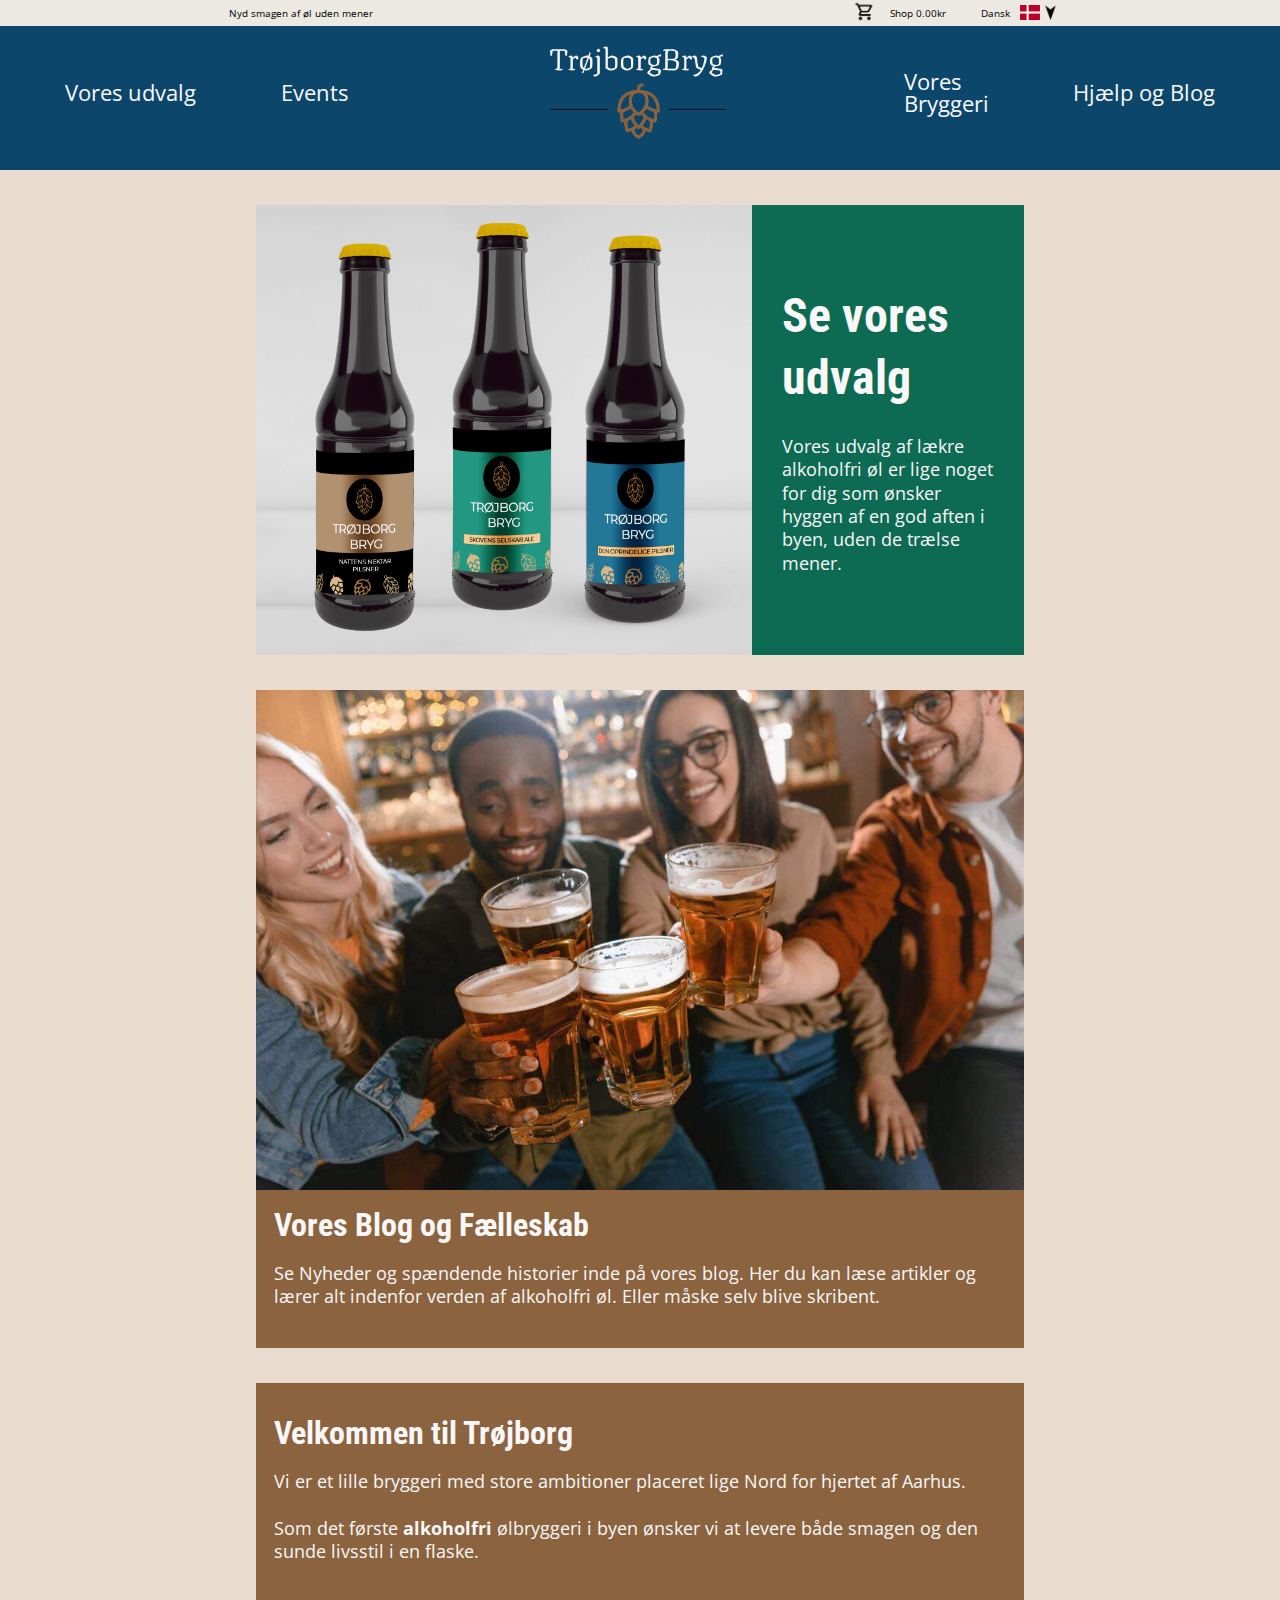
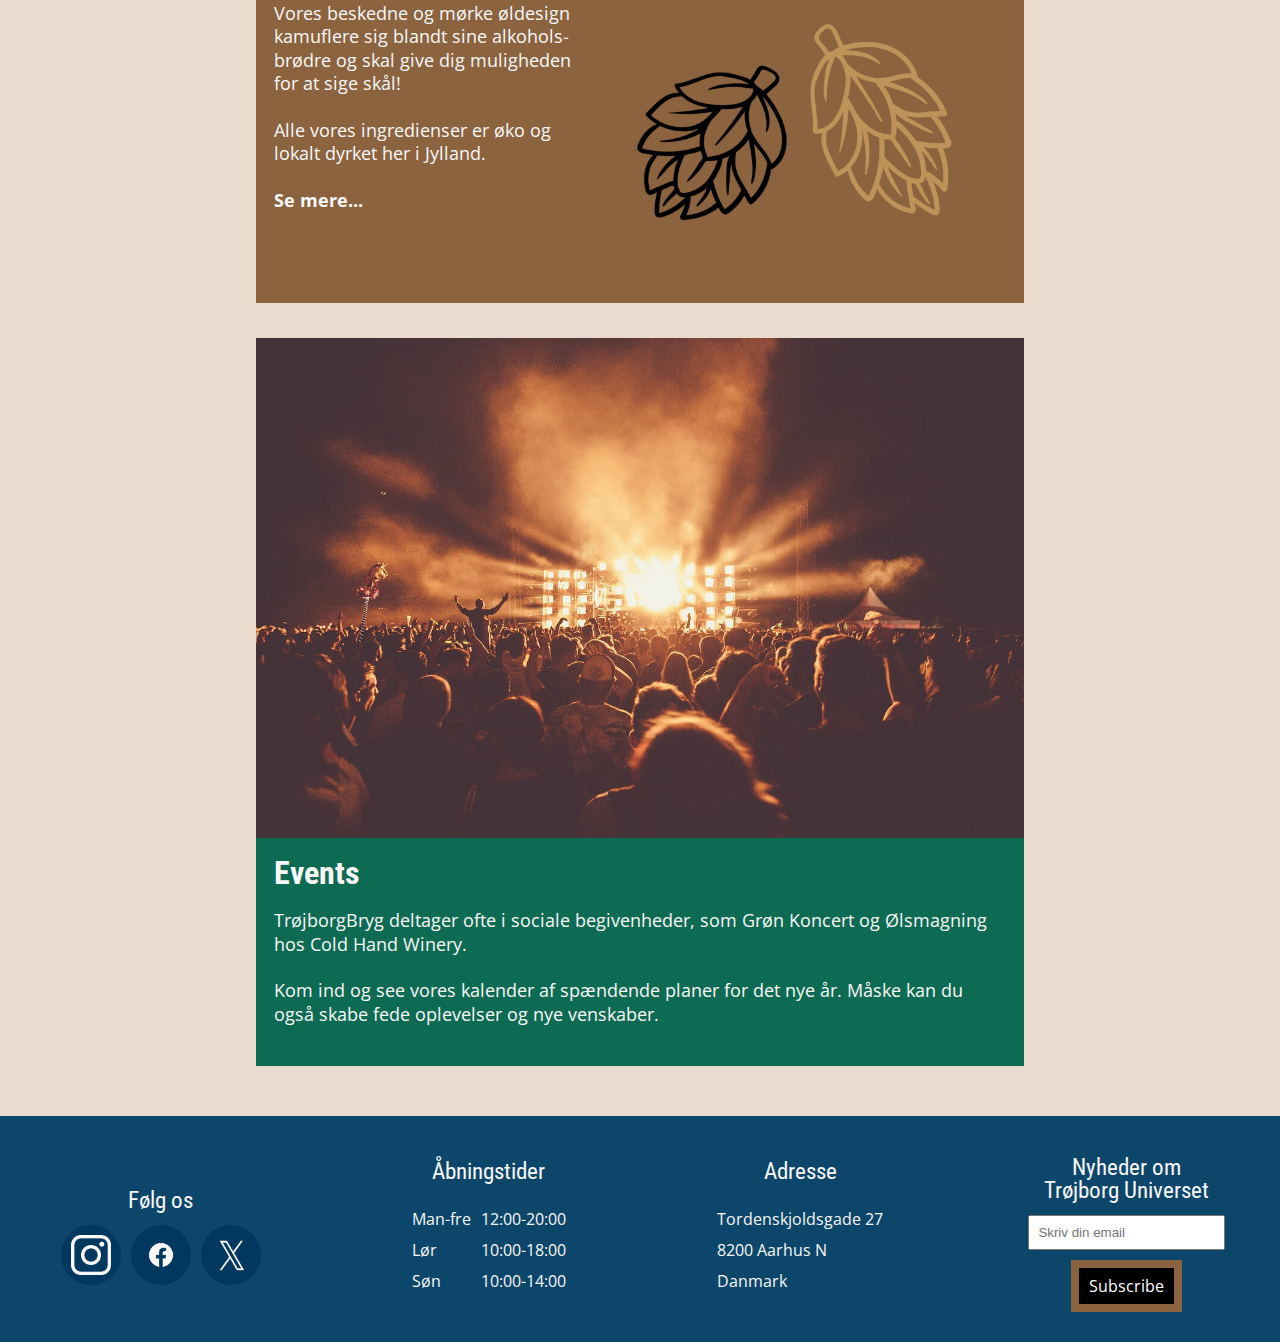
<file: index.html>
<!DOCTYPE html>
<html lang="da">
<head>
    <meta charset="UTF-8">
    <meta name="viewport" content="width=device-width, initial-scale=1.0">

    <!--meta description-->
    <meta name="description" content="Forsiden i øl projektet. Bryggeriets forside, som viser udvalg, events og blog der er forbundet med dem.">
    <!--meta description slut-->

    <link rel="icon" href="img/logo_menubar-modified.png" type="image/øl_icon">
    
    <link rel="stylesheet" href="css/reset.css">
    <link rel="stylesheet" href="css/style.css">
    <link href="https://fonts.googleapis.com/css2?family=Roboto+Condensed:wght@500&display=swap" rel="stylesheet">
    <link href="https://fonts.googleapis.com/css2?family=Open+Sans&family=Roboto+Condensed:wght@500&display=swap" rel="stylesheet">

    <title>Forside | Øl </title>
</head>
<body>
        <header>

            <div class="overlay">
                <p class="overlay_text">Nyd smagen af øl uden mener</p>
                <div class ="overlay_group">
                    <div class="overlay_shop">
                        <img src="img/black%20shoppingcart.png" width="30" height="30" alt="Øl udvalg">
                        <p class="overlay_text">Shop 0.00kr</p>
                    </div>
                    <div class="overlay_sprog">
                        <p class="overlay_text">Dansk</p>
                        <img src="img/dansk%20flag.png" width="20" height="15" alt="dansk flag">
                        <img src="img/arrow-down.png" width="11" height="15" alt="pil nedad">
                    </div>
                </div>
            </div>

            <div class="other_header">

                <div class="logo">
                    <a href="index.html"><img src="img/trøjborg%20icon.png" width="200" height="113" alt="logo"></a>
                </div>

                <div class="burger-menu">
                    
                    <div class="bar"></div>
                    <div class="bar"></div>
                    <div class="bar"></div>
                </div>

                <nav>

                    <div class="new-logo" id="navLogo">
                            <a href="index.html"><img src="img/ny_logo.png" width="145" height="120" alt="byggeri logo"></a>
                        </div>
        
                    <ul>

                        <div class="menu_fold_ud_venstre">
                            <li><a href="Vores%20udvalg.html"><p class="p22">Vores udvalg</p></a></li>
                            <li><a href="404_error.html"><p class="p22">Events</p></a></li>
                        </div>

        
                        <div class="menu_fold_ud_højre">

                            <div class="sub_menu_center">
                                <li><a href="#" class="om_os" data-target="sub_menu_1"><p class="p22">Vores<br>Bryggeri</p></a></li>
                                <div class="sub_menu sub_menu_1">
                                    <li><a href="404_error.html"><p>Hvorfor NA øl</p></a></li>
                                </div>
                            </div>
                            
                            <div class="sub_menu_center">
                                <li><a href="#" class="om_os" data-target="sub_menu_2"><p class="p22">Hjælp og Blog</p></a></li>
                                <div class="sub_menu sub_menu_2">
                                    <li><a href="Blog.html"><p>Blog og fællesskab</p></a></li>
                                    <li><a href="404_error.html"><p>Kontakt</p></a></li>
                                </div>
                            </div>

                        </div>
        
                    </ul>
                </nav>
            </div>
        </header>


    <main id="mainContent">

        <div class="content">
        
            <a href="Vores%20udvalg.html" class="billede_box øl_udvalg_box">
                <!-- Upper Half with Image -->
                <div class="upper_half_picture upper_øl">
                    <img src="img/forside-flasker-mobile.png" width="290" height="300" alt="Øl udvalg">
                </div>
                
                <!-- Lower Half with Text -->
                <div class="lower_half_text lower_øl">
                    <h1 class="box_overskrift lower_overskrift_øl">Se vores udvalg</h1>
                    <p class="lower_text_øl">Vores udvalg af lækre alkoholfri øl er lige noget for 
                        dig som ønsker hyggen af en god aften i byen, uden de 
                        trælse mener.</p>
                </div>
            </a>

            <a href="Blog.html" class="billede_box">
                <!-- Upper Half with Image -->
                <div class="upper_half_picture index_big_pictures">
                    <img src="img/fælleskab%20(2).jpg" width="290" height="300" alt="Vores blog">
                </div>
                
                <!-- Lower Half with Text -->
                <div class="lower_half_text brun_lower">

                    <h1 class="box_overskrift">Vores Blog og Fælleskab</h1>
                    <p>Se Nyheder og spændende historier inde på vores blog. 
                        Her du kan læse artikler og lærer alt indenfor verden 
                        af alkoholfri øl. Eller måske selv blive skribent.
                    </p>
    
                </div>
            </a>

            <a href="404_error.html" class="text_box">

                <h1 class="box_overskrift">Velkommen til Trøjborg</h1>
                    <p>Vi er et lille bryggeri med store ambitioner 
                        placeret lige Nord for hjertet af Aarhus.<br><br>

                        Som det første <strong style="font-weight: bold;">alkoholfri</strong> ølbryggeri i byen 
                        ønsker vi at levere både smagen og den sunde 
                        livsstil i en flaske. <br><br>
                    </p>

                    <img src="img/malm%20oel.png" alt="malm øl" width="200" height="130" style="height: auto; margin-bottom: 10px;">

                    <p>
                        Vores beskedne og mørke øldesign kamuflere sig 
                        blandt sine alkohols-brødre og skal give dig muligheden 
                        for at sige skål! <br><br>
                        
                        Alle vores ingredienser er øko og lokalt dyrket her i 
                        Jylland.<br><br><strong style="font-weight: bold;">Se mere...</strong>
                    </p>
            </a>

            <a href="404_error.html" class="billede_box">
                <!-- Upper Half with Image -->
                <div class="upper_half_picture index_big_pictures">
                    <img src="img/events_koncert.jpg" width="290" height="300" alt="koncert">
                </div>
                
                <!-- Lower Half with Text -->
                <div class="lower_half_text">

                    <h1 class="box_overskrift">Events</h1>
                    <p>TrøjborgBryg deltager ofte i sociale begivenheder, 
                        som Grøn Koncert og Ølsmagning hos Cold Hand Winery. 
                        <br><br>
                        Kom ind og see vores kalender af spændende planer 
                        for det nye år. Måske kan du også skabe fede oplevelser 
                        og nye venskaber.</p>
                </div>
            </a>

        </div>

    </main>


    <footer>

        <div class="følg_os_container subscription-container">
            <p class="footer_overskrift">Nyheder om Trøjborg Universet</p>
            <input type="email" class="email-input" id="emailInput" placeholder="Skriv din email">
            <button class="subscribe-button footer_tekst" onclick="resetText()">Subscribe</button>
        </div>
            
        <div class="følg_os_container tid">
            <p class="footer_overskrift">Åbningstider</p>
            <div class="tider">
                <div>
                    <p class="footer_tekst">Man-fre</p>
                    <p class="footer_tekst">Lør</p>
                    <p class="footer_tekst">Søn</p>
                </div>

                <div>
                    <p class="footer_tekst">12:00-20:00</p>
                    <p class="footer_tekst">10:00-18:00</p>
                    <p class="footer_tekst">10:00-14:00</p>
                </div>
            </div>
        </div>


        <div class="følg_os_container følg">
            <p class="footer_overskrift">Følg os</p>
            <div class="følg_os">
                <a target="_blank" href="#"><img src="img/instagram-icon.png" width="40" height="40" alt="Instagram icon"></a>
                <a target="_blank" href="#"><img src="img/facebook-icon.png" width="40" height="40" alt="Facebook icon"></a>
                <a target="_blank" href="#"><img src="img/twitter-icon.png" width="40" height="40" alt="Twitter icon"></a>
            </div>

        </div>

        <div class="følg_os_container kontakt">
            <p class="footer_overskrift">Adresse</p>
            <div class="tider">
                <div>
                    <p class="footer_tekst">Tordenskjoldsgade 27</p>
                    <p class="footer_tekst">8200 Aarhus N</p>
                    <p class="footer_tekst">Danmark</p>
                </div>
            </div>
        </div>

    </footer>

<!-- Javascript-->

    <!--Jeg forsøgte at rykke alle javascript over til js filen
        i en seperat folder og rykke code.jquery væk fra https, men nogle af den var nødt til at blive-->

        <script src="https://code.jquery.com/jquery-3.6.4.min.js"></script>
        <script src="java/burger.js"></script>
    
        <script>
            // Header: Gør baggrunden grå når burgermenu aktiveres
            $(document).ready(function() {
            $(".burger-menu").click(function() {
                // Toggle the overlay-active class on the main element
                $("#mainContent").toggleClass("overlay-active");
        
            // Header: Skifter logoerne ud
                $(".logo").toggle();
                $(".new-logo").toggle();
            });
            });
    
            // Main content: Naviger tilbage til sidste side 
            function goBack() {
                // Navigate back to the previous page
                window.history.back();
            }
    
            // Footer: Email felt
            function resetText() {
                // Get the email input element
                var emailInput = document.getElementById('emailInput');
    
                // Reset the email input to its placeholder text
                emailInput.value = emailInput.placeholder;
            }
        </script>
    <!-- Javascript slut-->

</body>
</html>
</file>
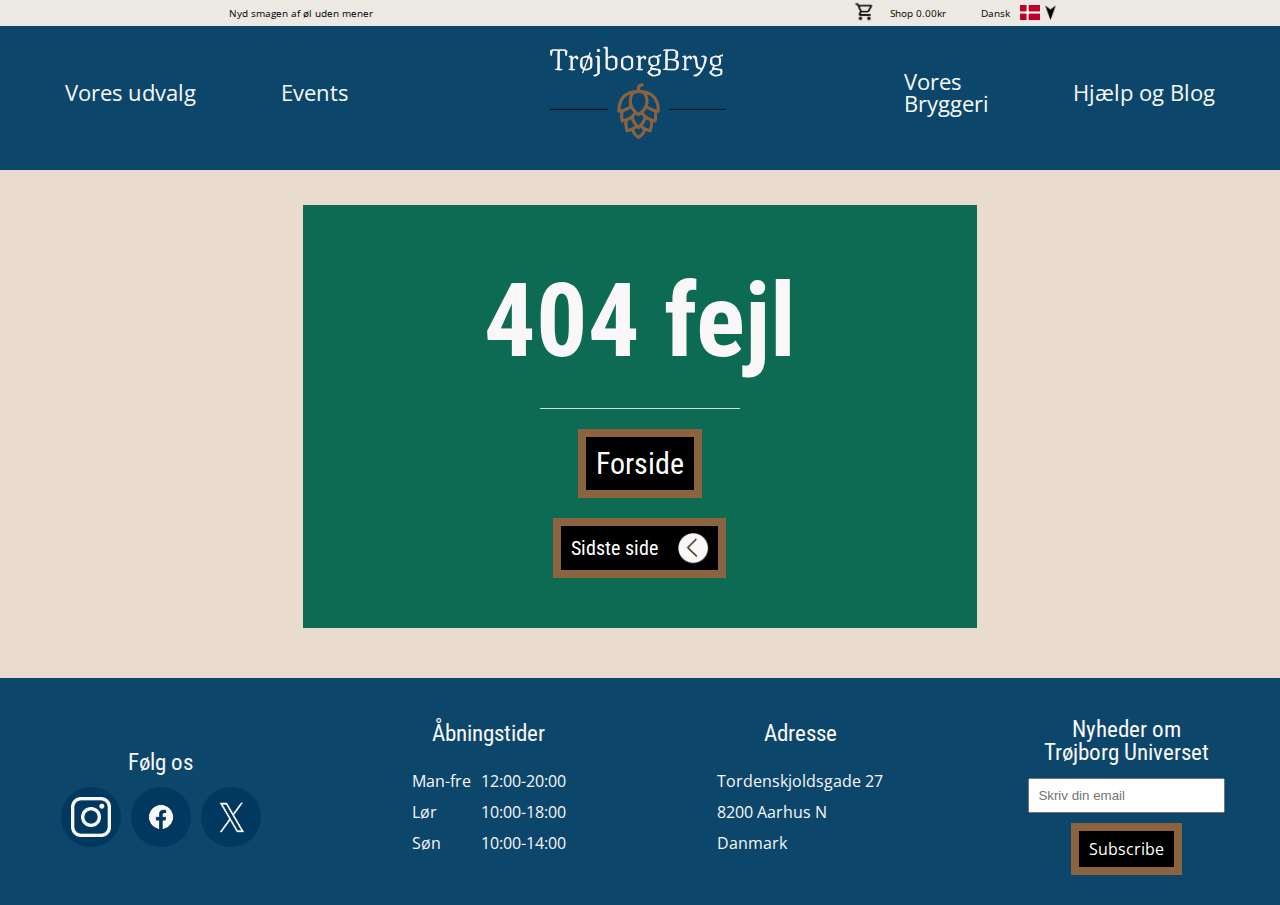
<file: 404_error.html>
<!DOCTYPE html>
<html lang="da">
<head>
    <meta charset="UTF-8">
    <meta name="viewport" content="width=device-width, initial-scale=1.0">

    <!--meta description-->
    <meta name="description" content="Forsiden i øl projektet. Bryggeriets forside, som viser udvalg, events og blog der er forbundet med dem.">
    <!--meta description slut-->

    <link rel="icon" href="img/logo_menubar-modified.png" type="image/øl_icon">
    
    <link rel="stylesheet" href="css/reset.css">
    <link rel="stylesheet" href="css/style.css">
    <link href="https://fonts.googleapis.com/css2?family=Roboto+Condensed:wght@500&display=swap" rel="stylesheet">
    <link href="https://fonts.googleapis.com/css2?family=Open+Sans&family=Roboto+Condensed:wght@500&display=swap" rel="stylesheet">

    <title>Forside | Øl </title>
</head>
<body>
    <header>

        <div class="overlay">
            <p class="overlay_text">Nyd smagen af øl uden mener</p>
            <div class ="overlay_group">
                <div class="overlay_shop">
                    <img src="img/black%20shoppingcart.png" width="30" height="30" alt="Øl udvalg">
                    <p class="overlay_text">Shop 0.00kr</p>
                </div>
                <div class="overlay_sprog">
                    <p class="overlay_text">Dansk</p>
                    <img src="img/dansk%20flag.png" width="20" height="15" alt="dansk flag">
                    <img src="img/arrow-down.png" width="11" height="15" alt="pil nedad">
                </div>
            </div>
        </div>

        <div class="other_header">

            <div class="logo">
                <a href="index.html"><img src="img/trøjborg%20icon.png" width="200" height="113" alt="logo"></a>
            </div>

            <div class="burger-menu">
                
                <div class="bar"></div>
                <div class="bar"></div>
                <div class="bar"></div>
            </div>

            <nav>

                <div class="new-logo" id="navLogo">
                        <a href="index.html"><img src="img/ny_logo.png" width="145" height="120" alt="byggeri logo"></a>
                    </div>
    
                <ul>

                    <div class="menu_fold_ud_venstre">
                        <li><a href="Vores%20udvalg.html"><p class="p22">Vores udvalg</p></a></li>
                        <li><a href="404_error.html"><p class="p22">Events</p></a></li>
                    </div>

    
                    <div class="menu_fold_ud_højre">

                        <div class="sub_menu_center">
                            <li><a href="#" class="om_os" data-target="sub_menu_1"><p class="p22">Vores<br>Bryggeri</p></a></li>
                            <div class="sub_menu sub_menu_1">
                                <li><a href="404_error.html"><p>Hvorfor NA øl</p></a></li>
                            </div>
                        </div>
                        
                        <div class="sub_menu_center">
                            <li><a href="#" class="om_os" data-target="sub_menu_2"><p class="p22">Hjælp og Blog</p></a></li>
                            <div class="sub_menu sub_menu_2">
                                <li><a href="Blog.html"><p>Blog og fællesskab</p></a></li>
                                <li><a href="404_error.html"><p>Kontakt</p></a></li>
                            </div>
                        </div>

                    </div>
    
                </ul>
            </nav>
        </div>
    </header>


    <main id="mainContent">

        <div class="content">

            <div class="fejl_box">

                <h1 class="fejl_overskrift">404 fejl</h1>
                <div class="thin-line"></div>

                <a href="index.html" class="fejl_knap stor_knap">Forside</a>
                <button class="fejl_knap" onclick="goBack()">
                    <img src="img/hvid_pil.png" alt="pil tilbage">
                    Sidste side</button>
            </div>
        </div>

    </main>

    <footer>

        <div class="følg_os_container subscription-container">
            <p class="footer_overskrift">Nyheder om Trøjborg Universet</p>
            <input type="email" class="email-input" id="emailInput" placeholder="Skriv din email">
            <button class="subscribe-button footer_tekst" onclick="resetText()">Subscribe</button>
        </div>
            
        <div class="følg_os_container tid">
            <p class="footer_overskrift">Åbningstider</p>
            <div class="tider">
                <div>
                    <p class="footer_tekst">Man-fre</p>
                    <p class="footer_tekst">Lør</p>
                    <p class="footer_tekst">Søn</p>
                </div>

                <div>
                    <p class="footer_tekst">12:00-20:00</p>
                    <p class="footer_tekst">10:00-18:00</p>
                    <p class="footer_tekst">10:00-14:00</p>
                </div>
            </div>
        </div>


        <div class="følg_os_container følg">
            <p class="footer_overskrift">Følg os</p>
            <div class="følg_os">
                <a target="_blank" href="#"><img src="img/instagram-icon.png" width="40" height="40" alt="Instagram icon"></a>
                <a target="_blank" href="#"><img src="img/facebook-icon.png" width="40" height="40" alt="Facebook icon"></a>
                <a target="_blank" href="#"><img src="img/twitter-icon.png" width="40" height="40" alt="Twitter icon"></a>
            </div>

        </div>

        <div class="følg_os_container kontakt">
            <p class="footer_overskrift">Adresse</p>
            <div class="tider">
                <div>
                    <p class="footer_tekst">Tordenskjoldsgade 27</p>
                    <p class="footer_tekst">8200 Aarhus N</p>
                    <p class="footer_tekst">Danmark</p>
                </div>
            </div>
        </div>

    </footer>

<!-- Javascript-->

    <!--Jeg forsøgte at rykke alle javascript over til js filen
        i en seperat folder, men nogle af den var nødt til at blive-->

    <script src="https://code.jquery.com/jquery-3.6.4.min.js"></script>
    <script src="java/burger.js"></script>

    <script>
        // Header: Gør baggrunden grå når burgermenu aktiveres
        $(document).ready(function() {
        $(".burger-menu").click(function() {
            // Toggle the overlay-active class on the main element
            $("#mainContent").toggleClass("overlay-active");
    
        // Header: Skifter logoerne ud
            $(".logo").toggle();
            $(".new-logo").toggle();
        });
        });

        // Main content: Naviger tilbage til sidste side 
        function goBack() {
            // Navigate back to the previous page
            window.history.back();
        }

        // Footer: Email felt
        function resetText() {
            // Get the email input element
            var emailInput = document.getElementById('emailInput');

            // Reset the email input to its placeholder text
            emailInput.value = emailInput.placeholder;
        }
    </script>
<!-- Javascript slut-->

</body>
</html>
</file>
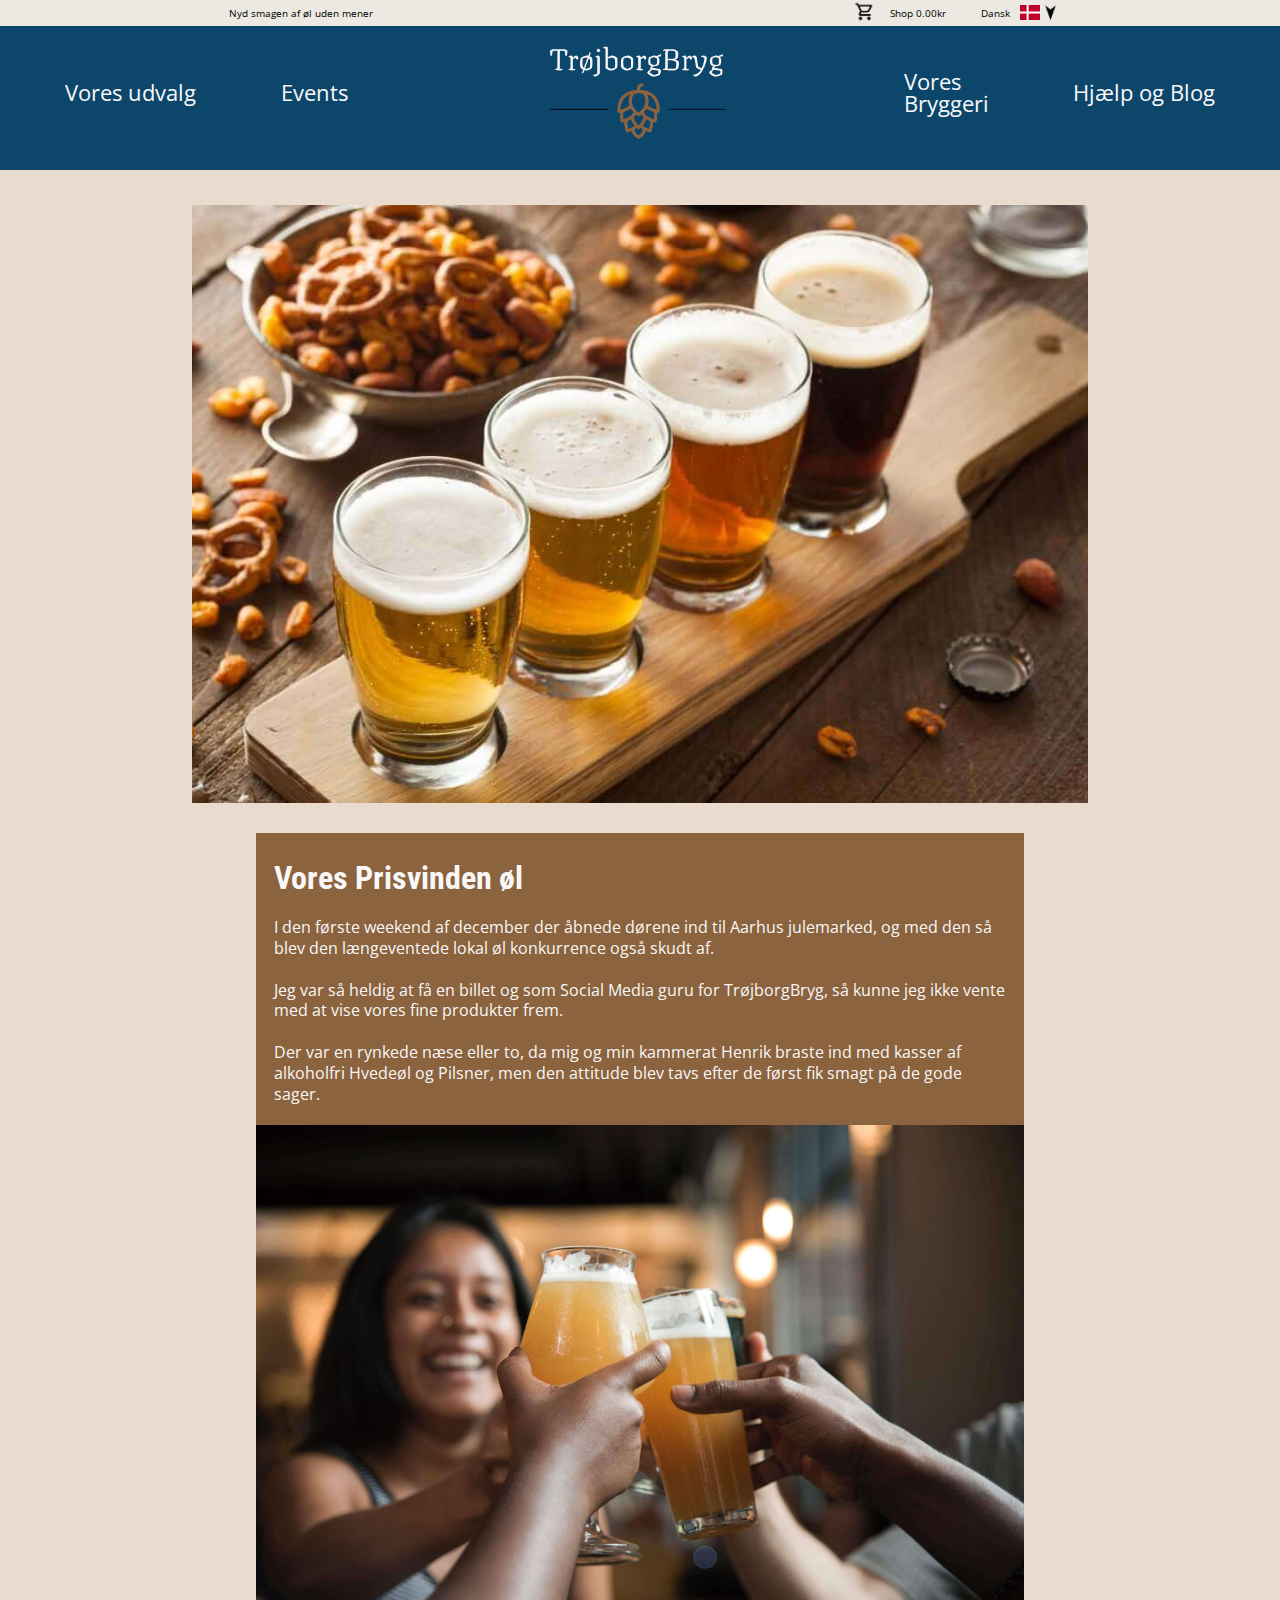
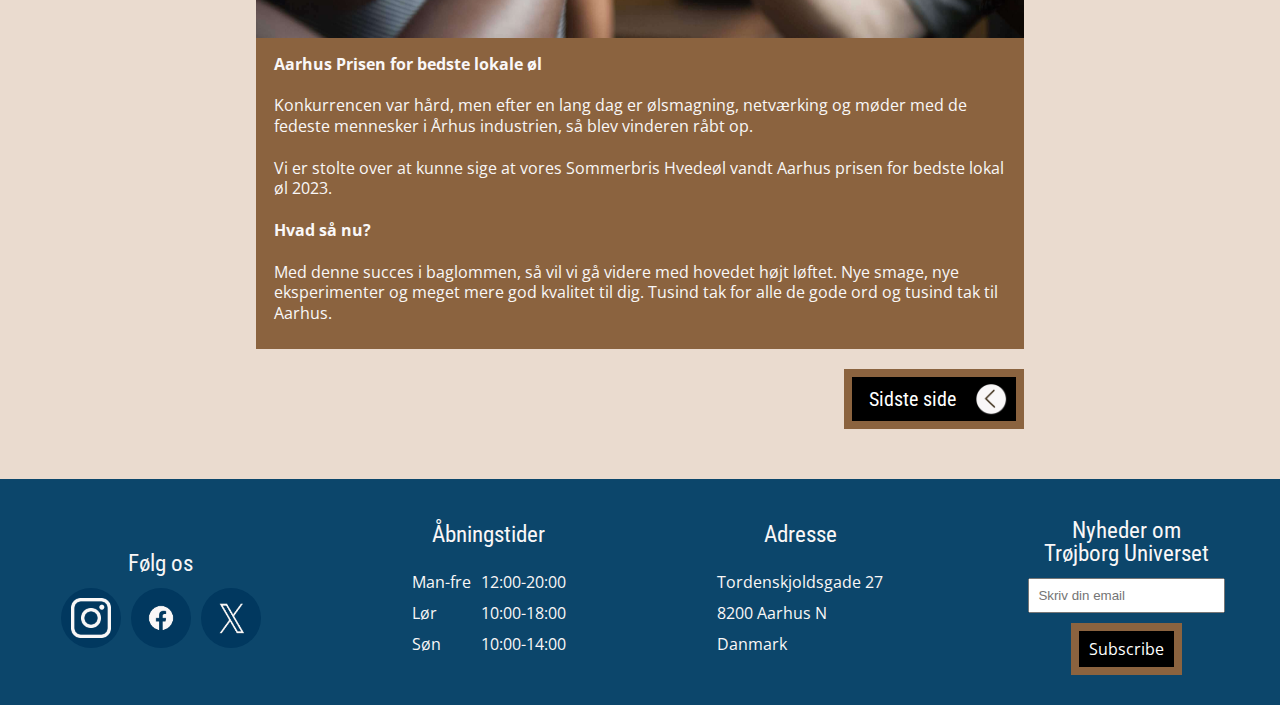
<file: Artikel.html>
<!DOCTYPE html>
<html lang="da">
<head>
    <meta charset="UTF-8">
    <meta name="viewport" content="width=device-width, initial-scale=1.0">

    <!--meta description-->
    <meta name="description" content="Artikel under blog sektion i øl projektet. Artikel om øl-pris som bryggeriet vandt">
    <!--meta description slut-->

    <link rel="icon" href="img/logo_menubar-modified.png" type="image/øl_icon">
    
    <link rel="stylesheet" href="css/reset.css">
    <link rel="stylesheet" href="css/style.css">
    <link href="https://fonts.googleapis.com/css2?family=Roboto+Condensed:wght@500&display=swap" rel="stylesheet">
    <link href="https://fonts.googleapis.com/css2?family=Open+Sans&family=Roboto+Condensed:wght@500&display=swap" rel="stylesheet">

    <title>Artikel | Øl </title>
</head>
<body>
    <header>

        <div class="overlay">
            <p class="overlay_text">Nyd smagen af øl uden mener</p>
            <div class ="overlay_group">
                <div class="overlay_shop">
                    <img src="img/black%20shoppingcart.png" width="30" height="30" alt="Øl udvalg">
                    <p class="overlay_text">Shop 0.00kr</p>
                </div>
                <div class="overlay_sprog">
                    <p class="overlay_text">Dansk</p>
                    <img src="img/dansk%20flag.png" width="20" height="15" alt="dansk flag">
                    <img src="img/arrow-down.png" width="11" height="15" alt="pil nedad">
                </div>
            </div>
        </div>

        <div class="other_header">

            <div class="logo">
                <a href="index.html"><img src="img/trøjborg%20icon.png" width="200" height="113" alt="logo"></a>
            </div>

            <div class="burger-menu">
                
                <div class="bar"></div>
                <div class="bar"></div>
                <div class="bar"></div>
            </div>

            <nav>

                <div class="new-logo" id="navLogo">
                        <a href="index.html"><img src="img/ny_logo.png" width="145" height="120" alt="byggeri logo"></a>
                    </div>
    
                <ul>

                    <div class="menu_fold_ud_venstre">
                        <li><a href="Vores%20udvalg.html"><p class="p22">Vores udvalg</p></a></li>
                        <li><a href="404_error.html"><p class="p22">Events</p></a></li>
                    </div>

    
                    <div class="menu_fold_ud_højre">

                        <div class="sub_menu_center">
                            <li><a href="#" class="om_os" data-target="sub_menu_1"><p class="p22">Vores<br>Bryggeri</p></a></li>
                            <div class="sub_menu sub_menu_1">
                                <li><a href="404_error.html"><p>Hvorfor NA øl</p></a></li>
                            </div>
                        </div>
                        
                        <div class="sub_menu_center">
                            <li><a href="#" class="om_os" data-target="sub_menu_2"><p class="p22">Hjælp og Blog</p></a></li>
                            <div class="sub_menu sub_menu_2">
                                <li><a href="Blog.html"><p>Blog og fællesskab</p></a></li>
                                <li><a href="404_error.html"><p>Kontakt</p></a></li>
                            </div>
                        </div>

                    </div>
    
                </ul>
            </nav>
        </div>
    </header>


        <main id="mainContent">

            <img class="artikel_big_picture" src="img/prisvundene%20øl.jpg" width="263" height="400" alt="malm øl" style="height: auto; margin-bottom: 10px;">

            <div class="content artikel_content">
            
                <div class="artikel_box">

                    <h1 class="artikel_overskrift">Vores Prisvinden øl</h1>
                        <p class="artikel_tekst">I den første weekend af december der åbnede 
                            dørene ind til Aarhus julemarked, og med den 
                            så blev den længeventede lokal øl konkurrence 
                            også skudt af. <br><br>
    
                            Jeg var så heldig at få en billet og som Social 
                            Media guru for TrøjborgBryg, så kunne jeg ikke 
                            vente med at vise vores fine produkter frem.<br><br>

                            Der var en rynkede næse eller to, da mig og min kammerat 
                            Henrik braste ind med kasser af alkoholfri Hvedeøl og Pilsner, 
                            men den attitude blev tavs efter de først fik smagt på de gode 
                            sager.<br><br>
                        </p>
    
                        <img src="img/fælleskab.jpg" alt="malm øl" width="263" height="175" style="margin-bottom: 10px;">
    
                        <p class="artikel_tekst">

                            <strong style="font-weight: bold;">Aarhus Prisen for 
                                bedste lokale øl</strong><br><br>
                            
                            Konkurrencen var hård, men efter en lang dag er ølsmagning, 
                            netværking og møder med de fedeste mennesker i Århus industrien, 
                            så blev vinderen råbt op. <br><br>
                            
                            Vi er stolte over at kunne sige at vores Sommerbris Hvedeøl 
                            vandt Aarhus prisen for bedste lokal øl 2023.<br><br>

                            <strong style="font-weight: bold;">Hvad så nu?</strong><br><br>
                            
                            Med denne succes i baglommen, så vil vi gå videre med hovedet højt løftet. 
                            Nye smage, nye eksperimenter og meget mere god kvalitet til dig. 
                            Tusind tak for alle de gode ord og tusind tak til Aarhus. 
                        </p>
                    </div>

                    <button class="fejl_knap artikel_sidste-side" onclick="goBack()">
                        <img src="img/hvid_pil.png" alt="pil tilbage">
                        Sidste side</button>
    
            </div>
    
        </main>


        <footer>

            <div class="følg_os_container subscription-container">
                <p class="footer_overskrift">Nyheder om Trøjborg Universet</p>
                <input type="email" class="email-input" id="emailInput" placeholder="Skriv din email">
                <button class="subscribe-button footer_tekst" onclick="resetText()">Subscribe</button>
            </div>
                
            <div class="følg_os_container tid">
                <p class="footer_overskrift">Åbningstider</p>
                <div class="tider">
                    <div>
                        <p class="footer_tekst">Man-fre</p>
                        <p class="footer_tekst">Lør</p>
                        <p class="footer_tekst">Søn</p>
                    </div>
    
                    <div>
                        <p class="footer_tekst">12:00-20:00</p>
                        <p class="footer_tekst">10:00-18:00</p>
                        <p class="footer_tekst">10:00-14:00</p>
                    </div>
                </div>
            </div>
    
    
            <div class="følg_os_container følg">
                <p class="footer_overskrift">Følg os</p>
                <div class="følg_os">
                    <a target="_blank" href="#"><img src="img/instagram-icon.png" width="40" height="40" alt="Instagram icon"></a>
                    <a target="_blank" href="#"><img src="img/facebook-icon.png" width="40" height="40" alt="Facebook icon"></a>
                    <a target="_blank" href="#"><img src="img/twitter-icon.png" width="40" height="40" alt="Twitter icon"></a>
                </div>
    
            </div>
    
            <div class="følg_os_container kontakt">
                <p class="footer_overskrift">Adresse</p>
                <div class="tider">
                    <div>
                        <p class="footer_tekst">Tordenskjoldsgade 27</p>
                        <p class="footer_tekst">8200 Aarhus N</p>
                        <p class="footer_tekst">Danmark</p>
                    </div>
                </div>
            </div>
    
        </footer>

<!-- Javascript-->

    <!--Jeg forsøgte at rykke alle javascript over til js filen
        i en seperat folder, men nogle af den var nødt til at blive-->

        <script src="https://code.jquery.com/jquery-3.6.4.min.js"></script>
        <script src="java/burger.js"></script>
    
        <script>
            // Header: Gør baggrunden grå når burgermenu aktiveres
            $(document).ready(function() {
            $(".burger-menu").click(function() {
                // Toggle the overlay-active class on the main element
                $("#mainContent").toggleClass("overlay-active");
        
            // Header: Skifter logoerne ud
                $(".logo").toggle();
                $(".new-logo").toggle();
            });
            });
    
            // Main content: Naviger tilbage til sidste side 
            function goBack() {
                // Navigate back to the previous page
                window.history.back();
            }
    
            // Footer: Email felt
            function resetText() {
                // Get the email input element
                var emailInput = document.getElementById('emailInput');
    
                // Reset the email input to its placeholder text
                emailInput.value = emailInput.placeholder;
            }
        </script>
    <!-- Javascript slut-->

</body>
</html>
</file>
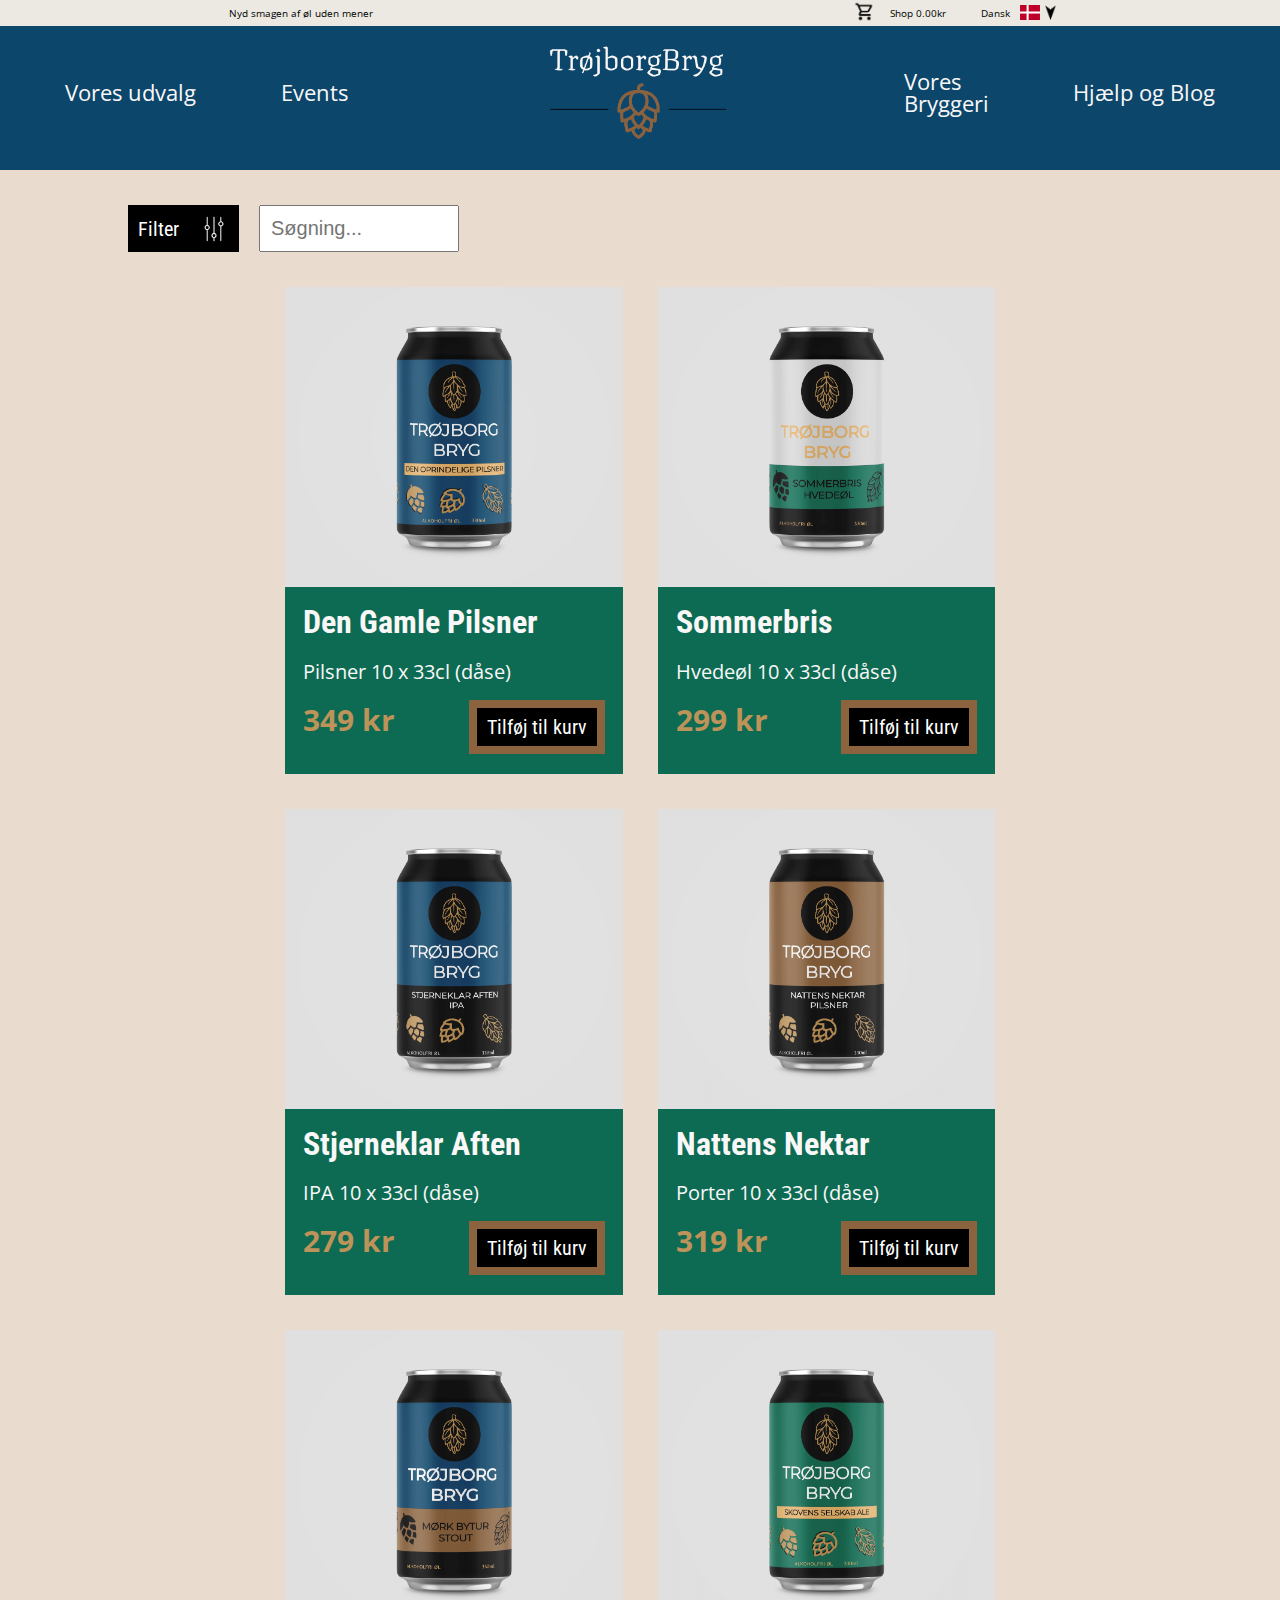
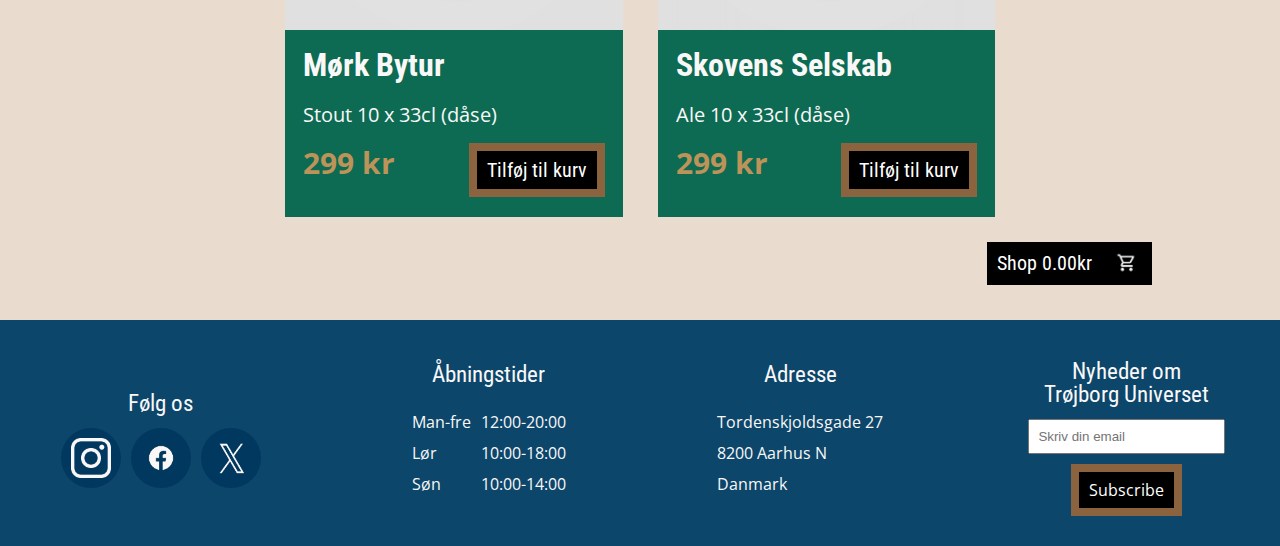
<file: Vores udvalg.html>
<!DOCTYPE html>
<html lang="da">
<head>
    <meta charset="UTF-8">
    <meta name="viewport" content="width=device-width, initial-scale=1.0">

    <!--meta description-->
    <meta name="description" content="Bryggeriets udvalg af alkoholfri øl">
    <!--meta description slut-->

    <link rel="icon" href="img/logo_menubar-modified.png" type="image/øl_icon">
    
    <link rel="stylesheet" href="css/reset.css">
    <link rel="stylesheet" href="css/style.css">
    <link href="https://fonts.googleapis.com/css2?family=Roboto+Condensed:wght@500&display=swap" rel="stylesheet">
    <link href="https://fonts.googleapis.com/css2?family=Open+Sans&family=Roboto+Condensed:wght@500&display=swap" rel="stylesheet">

    <title>Vores udvalg | Øl </title>
</head>
<body>
    <header>

        <div class="overlay">
            <p class="overlay_text">Nyd smagen af øl uden mener</p>
            <div class ="overlay_group">
                <div class="overlay_shop">
                    <img src="img/black%20shoppingcart.png" width="30" height="30" alt="Øl udvalg">
                    <p class="overlay_text">Shop 0.00kr</p>
                </div>
                <div class="overlay_sprog">
                    <p class="overlay_text">Dansk</p>
                    <img src="img/dansk%20flag.png" width="20" height="15" alt="dansk flag">
                    <img src="img/arrow-down.png" width="11" height="15" alt="pil nedad">
                </div>
            </div>
        </div>

        <div class="other_header">

            <div class="logo">
                <a href="index.html"><img src="img/trøjborg%20icon.png" width="200" height="113" alt="logo"></a>
            </div>

            <div class="burger-menu">
                
                <div class="bar"></div>
                <div class="bar"></div>
                <div class="bar"></div>
            </div>

            <nav>

                <div class="new-logo" id="navLogo">
                        <a href="index.html"><img src="img/ny_logo.png" width="145" height="120" alt="byggeri logo"></a>
                    </div>
    
                <ul>

                    <div class="menu_fold_ud_venstre">
                        <li><a href="Vores%20udvalg.html"><p class="p22">Vores udvalg</p></a></li>
                        <li><a href="404_error.html"><p class="p22">Events</p></a></li>
                    </div>

    
                    <div class="menu_fold_ud_højre">

                        <div class="sub_menu_center">
                            <li><a href="#" class="om_os" data-target="sub_menu_1"><p class="p22">Vores<br>Bryggeri</p></a></li>
                            <div class="sub_menu sub_menu_1">
                                <li><a href="404_error.html"><p>Hvorfor NA øl</p></a></li>
                            </div>
                        </div>
                        
                        <div class="sub_menu_center">
                            <li><a href="#" class="om_os" data-target="sub_menu_2"><p class="p22">Hjælp og Blog</p></a></li>
                            <div class="sub_menu sub_menu_2">
                                <li><a href="Blog.html"><p>Blog og fællesskab</p></a></li>
                                <li><a href="404_error.html"><p>Kontakt</p></a></li>
                            </div>
                        </div>

                    </div>
    
                </ul>
            </nav>
        </div>
    </header>


    <main id="mainContent">

        <div class="content content_udvalg content_filter">
            <div class="filter_søgning">
                <div class="fejl_knap filter_knap">
                    <img src="img/filter-icon.png" width="30" height="30" alt="filter">
                    Filter
                </div>
                <form class="gallery_search_form">
                    <input type="search" id="searchtext" class="udvalg_søgning" 
                    placeholder="Søgning...">
                </form>
            </div>
        </div>

        <div class="content content_udvalg" id="article_inner_flexbox">
        
            <div class="billede_box udvalg_box">
                <!-- Upper Half with Image -->
                <div class="udvalg_picture">
                    <img src="img/Front%20Can%20Mockup%20(1).png" width="300" height="300" alt="TrøjborgBryg Classic">
                </div>
                
                <!-- Lower Half with Text -->
                <div class="text_udvalg">
                    <h1 class="box_overskrift">Den Gamle Pilsner</h1>
                    <p class="øl_text">Pilsner 10 x 33cl (dåse)</p>

                    <div class="prices_box">
                        <h1 class="prices_text">349 kr</h1>
                        <button class="prices_knap" onclick="">Tilføj til kurv</button>
                    </div>
                </div>
            </div>

            <div class="billede_box udvalg_box">
                <!-- Upper Half with Image -->
                <div class="udvalg_picture">
                    <img src="img/Sommerbris.png" width="300" height="300" alt="TrøjborgBryg Hvedeøl">
                </div>
                
                <!-- Lower Half with Text -->
                <div class="text_udvalg">
                    <h1 class="box_overskrift">Sommerbris</h1>
                    <p class="øl_text">Hvedeøl 10 x 33cl (dåse)</p>

                    <div class="prices_box">
                        <h1 class="prices_text">299 kr</h1>
                        <button class="prices_knap" onclick="">Tilføj til kurv</button>
                    </div>
                </div>
            </div>

            <div class="billede_box udvalg_box">
                <!-- Upper Half with Image -->
                <div class="udvalg_picture">
                    <img src="img/Stjerneklar%20nat.png" width="300" height="300" alt="TrøjborgBryg IPA">
                </div>
                
                <!-- Lower Half with Text -->
                <div class="text_udvalg">
                    <h1 class="box_overskrift">Stjerneklar Aften</h1>
                    <p class="øl_text">IPA 10 x 33cl (dåse)</p>

                    <div class="prices_box">
                        <h1 class="prices_text">279 kr</h1>
                        <button class="prices_knap" onclick="">Tilføj til kurv</button>
                    </div>
                </div>
            </div>

            <div class="billede_box udvalg_box">
                <!-- Upper Half with Image -->
                <div class="udvalg_picture">
                    <img src="img/Nattens%20Nektar.png" width="300" height="300" alt="TrøjborgBryg Porter">
                </div>
                
                <!-- Lower Half with Text -->
                <div class="text_udvalg">
                    <h1 class="box_overskrift">Nattens Nektar </h1>
                    <p class="øl_text">Porter 10 x 33cl (dåse)</p>

                    <div class="prices_box">
                        <h1 class="prices_text">319 kr</h1>
                        <button class="prices_knap" onclick="">Tilføj til kurv</button>
                    </div>
                </div>
            </div>

            <div class="billede_box udvalg_box">
                <!-- Upper Half with Image -->
                <div class="udvalg_picture">
                    <img src="img/Mørk%20Bytur.png" width="300" height="300" alt="TrøjborgBryg Stout">
                </div>
                
                <!-- Lower Half with Text -->
                <div class="text_udvalg">
                    <h1 class="box_overskrift">Mørk Bytur</h1>
                    <p class="øl_text">Stout 10 x 33cl (dåse)</p>

                    <div class="prices_box">
                        <h1 class="prices_text">299 kr</h1>
                        <button class="prices_knap" onclick="">Tilføj til kurv</button>
                    </div>
                </div>
            </div>

            <div class="billede_box udvalg_box">
                <!-- Upper Half with Image -->
                <div class="udvalg_picture">
                    <img src="img/Skovens%20Selskab.png" width="300" height="300" alt="TrøjborgBryg Classic">
                </div>
                
                <!-- Lower Half with Text -->
                <div class="text_udvalg">
                    <h1 class="box_overskrift">Skovens Selskab</h1>
                    <p class="øl_text">Ale 10 x 33cl (dåse)</p>

                    <div class="prices_box">
                        <h1 class="prices_text">299 kr</h1>
                        <button class="prices_knap" onclick="">Tilføj til kurv</button>
                    </div>
                </div>
            </div>

        </div>

        <div class="shop">
            <div class="shop_knap">
                <div class="fejl_knap filter_knap shop_billede">
                    <img src="img/white%20shoppingcart.png" width="30" height="30" alt="shopping cart">
                    Shop 0.00kr
                </div>

            </div>
        </div>

    </main>


    <footer>

        <div class="følg_os_container subscription-container">
            <p class="footer_overskrift">Nyheder om Trøjborg Universet</p>
            <input type="email" class="email-input" id="emailInput" placeholder="Skriv din email">
            <button class="subscribe-button footer_tekst" onclick="resetText()">Subscribe</button>
        </div>
            
        <div class="følg_os_container tid">
            <p class="footer_overskrift">Åbningstider</p>
            <div class="tider">
                <div>
                    <p class="footer_tekst">Man-fre</p>
                    <p class="footer_tekst">Lør</p>
                    <p class="footer_tekst">Søn</p>
                </div>

                <div>
                    <p class="footer_tekst">12:00-20:00</p>
                    <p class="footer_tekst">10:00-18:00</p>
                    <p class="footer_tekst">10:00-14:00</p>
                </div>
            </div>
        </div>


        <div class="følg_os_container følg">
            <p class="footer_overskrift">Følg os</p>
            <div class="følg_os">
                <a target="_blank" href="#"><img src="img/instagram-icon.png" width="40" height="40" alt="Instagram icon"></a>
                <a target="_blank" href="#"><img src="img/facebook-icon.png" width="40" height="40" alt="Facebook icon"></a>
                <a target="_blank" href="#"><img src="img/twitter-icon.png" width="40" height="40" alt="Twitter icon"></a>
            </div>

        </div>

        <div class="følg_os_container kontakt">
            <p class="footer_overskrift">Adresse</p>
            <div class="tider">
                <div>
                    <p class="footer_tekst">Tordenskjoldsgade 27</p>
                    <p class="footer_tekst">8200 Aarhus N</p>
                    <p class="footer_tekst">Danmark</p>
                </div>
            </div>
        </div>

    </footer>

<!-- Javascript-->

    <!--Jeg forsøgte at rykke alle javascript over til js filen
        i en seperat folder, men nogle af den var nødt til at blive-->

        <script src="https://code.jquery.com/jquery-3.6.4.min.js"></script>
        <script src="java/burger.js"></script>
    
        <script>
            // Header: Gør baggrunden grå når burgermenu aktiveres
            $(document).ready(function() {
            $(".burger-menu").click(function() {
                // Toggle the overlay-active class on the main element
                $("#mainContent").toggleClass("overlay-active");
        
            // Header: Skifter logoerne ud
                $(".logo").toggle();
                $(".new-logo").toggle();
            });
            });
    
            // Main content: Naviger tilbage til sidste side 
            function goBack() {
                // Navigate back to the previous page
                window.history.back();
            }
    
            // Footer: Email felt
            function resetText() {
                // Get the email input element
                var emailInput = document.getElementById('emailInput');
    
                // Reset the email input to its placeholder text
                emailInput.value = emailInput.placeholder;
            }
    </script>
    <!-- Javascript slut-->

</body>
</html>
</file>
<file: css/style.css>
/*--------------------------
        ------------Root------------
        --------------------------*/

        .body {
            min-width:500px;
            display: flex;
            flex-direction: column;
            align-items:center;
        }

        main {
            display: flex;
            flex-direction: column;
            align-items: center;
            width: 100%;
            background-color: #EADBCF;
            min-height: auto;
        }

        /*--------------------------
        ----------Typografi---------
        --------------------------*/

        /*her er det i skal skrive for at få fonte*/
        /*
        font-family: 'Jost', sans-serif;
        font-family: 'Quicksand', sans-serif;
        */

        /*Skrift stil*/
        
        h1{
            color: #F9F7F7;
            font-weight: bolder;
            font-family: 'Roboto Condensed', sans-serif;
            font-size:2rem;
        }

        p{
            font-family: 'Open Sans', sans-serif;
            font-size: 14px; 
            color:#F9F7F7;
        }

        .p22{
            font-size: 25px;
            color: #F9F7F7;
        }


        /*--------------------------
        -----------header-----------
        --------------------------*/

        header {
            position: relative;
            display: flex;
            flex-direction: column;
            justify-content: flex-end;
            align-items: flex-end;
            background-color: #0C466B;
            padding: 20px 15px;
            height:130px;
        }

        .overlay-active {
            filter: grayscale(100%);
          }

        .overlay {
            position: absolute;
            display: flex;
            justify-content: space-around; /* Use the correct value */
            align-items: center;
            top: 0;
            left: 0;
            width: 100%;
            height: 15%;
            background-color: #EBE9E2;
            gap: 25px;
        }

        .overlay_text {
            width:auto;
            font-size:10px;
            margin: 0 5px;
            color:black;
        }

        .overlay_group {
            gap:25px;
            display: flex;
            flex-direction: row;
            align-items: center;
        }

        .overlay_sprog {
            gap:5px;
            display: flex;
            flex-direction: row;
            align-items: center;
        }

        .overlay_shop {
            gap:5px;
            display: flex;
            flex-direction: row;
            align-items: center;
        }

        .overlay_shop img {
            width:30px;
            height:auto;
            display: flex;
            flex-direction: row;
        }

        .overlay_sprog img {
            width:auto;
            height:15px;   
        }

        .other_header {
            display:flex;
            height:90%;
            align-items: center;
            width: 100%;
            flex-direction: row-reverse;
        }

        .new-logo {
            display: none;
            position:relative;
            top:-200px;
        }

        .new-logo img {
            max-height: 120px; /* Adjust the value as needed */
            max-width: 100%; /* Adjust the value as needed */
            min-height: auto;
            min-width: auto;
            margin-right:30px;
            margin-top:30px;
        }
        .logo {
            display: flex;
            justify-content: center;
            align-items: center;
            position: absolute;
            text-align: center;
            position: absolute; left: 50%; 
            transform: translateX(-50%);
        }

        .logo img {
            max-height: 130px; /* Adjust the value as needed */
            max-width: 100%; /* Adjust the value as needed */
            min-height: 100px;
            min-width: 180px;
        }

        .menu-open {
            overflow:hidden;
        }
        
        .menu-open .burger-menu-overlay {
            display: block;
        }

        .burger-menu {
            display: block;
            z-index: 1;
        }

        .burger-menu .bar {
            display: block;
            width: 30px;
            height: 5px;
            background-color: #F9F7F7;
            margin: 8px 0;
            transition: 0.4s;
        }

        .menu_fold_ud_venstre{
            display: flex;
            flex-direction: column;
            align-items: flex-start;
            justify-content: center;
            gap: 50px;
        }

        .menu_fold_ud_højre{
            display: flex;
            flex-direction: column;
            justify-content: center;
            align-items: flex-start;
            gap: 50px;
        }


        .sub_menu {
            display: none; 
        }

        .sub_menu_center{
            position: relative;
            display: flex;
            flex-direction: column;
            align-items: flex-start;
            gap: 40px;
        }

        .sub_menu.open {
            display: flex;
            flex-direction: column;
            justify-content: center;
            align-items: flex-start;
            gap: 40px;
        }

        .sub_menu.open p{
            font-size: 20px;
            color: #E1DFDF;
        }

        nav{
            display: none;
        }

        nav ul {
            display: none;
            border-top: 0;
            transition: border-top 5s ease-in; /* Tilføj en overgang til border-top */

        }

        nav.active{
            display: flex;
            align-items: center;
            flex-direction: column;
            position: absolute;
            top: 160px;
            right: 0;
            min-width:200px;
            width:45%;
            height: 100vh;
            background-color: #0C466B;
            gap: 10px;
            z-index: 3;
            padding-top: 50px;
        }


        nav.active ul {
            display: flex;
            justify-content: flex-start;
            align-items: flex-start;
            flex-direction: column;
            gap: 50px;
            border-top: 0;
            transition: border-top 5s ease-in;
            margin-left:15px;
            position:relative;
            top:-180px;
        }

        nav.active ul li a{
            text-decoration: none;
            color: #fff;
        }

        /* krydset start */
        .burger-menu .close-icon {
            position: relative;
            width: 35px;
            height: 20px;
            display: block;
        }
        
        .burger-menu .close-icon:before,
        .burger-menu .close-icon:after {
            content: '';
            position: absolute;
            width: 40px;
            height: 3px;
            background-color: #F5F5F5;
            top: 50%;
            left: -10px;
        }
        
        .burger-menu .close-icon:before {
            transform: rotate(45deg);
        }
        
        .burger-menu .close-icon:after {
            transform: rotate(-45deg);
        }

        /* krydset slut */

        .dropdown-menu {
            display: flex;
        }

        .dropdown-menu.active {
            display: none;
        }

        /*--------------------------
        -------Index hovedside------
        --------------------------*/

        .content {
            display:flex;
            flex-wrap:wrap;
            margin-bottom:50px;
            flex-direction:column;
            margin-top: 35px;
            gap:35px;
            width: 80%;
            line-height: 1.3;
            align-content:center;
            justify-content:center;
        }

        /* Add some basic styling for the box */
        .billede_box {
            height:auto; 
            overflow: hidden; 
            flex-direction: column; 
            text-decoration:none;
        }

        /* Upper half image */
        .upper_half_picture {
            height: 292px; 
        }

        .upper_half_picture img {
            width: 100%; 
            height: 100%; 
            object-fit: cover; 
        }

        /* Lower half with the text */
        .lower_half_text {
            height: 50%; 
            padding: 5px 18px 20px; 
            background-color: #0C6B52;
        }

        .brun_lower {
            background-color: #8B633F;
        }

        .text_box {
            height: auto; 
            overflow: hidden; 
            background-color: #8B633F;
            padding: 18px;
            text-decoration:none;
        }

        .text_box img {
            width:200px;
            height:auto;
            float:inline-end;
            margin:0 10px;
        }

        .box_overskrift {
            margin:10px 0 10px;
        }
       
        
        /*--------------------------
        -----------404-----------
        --------------------------*/

        .fejl_box {
            display:flex;
            flex-direction:column;
            background-color: #0C6B52;
            align-items: center;
            gap:20px;
            padding:50px 30px;
            min-width:80%;
        }

        .thin-line {
            width: 200px; /* Set the desired length */
            height: 1px; /* Set the desired thickness */
            background-color: #D0DFDB; /* Set the color of the line */
        }

        .fejl_overskrift {
            font-size:5rem;
        }

        .fejl_knap {
            display:flex;
            flex-direction:row-reverse;
            align-items:center;
            padding: 7px 10px;
            background-color: black;
            color: white;
            border:#8B633F solid 8px;
            text-decoration:none;
            font-family: 'Roboto Condensed', sans-serif;
            font-size:20px;
            gap:20px;
        }

        .fejl_knap img {
            width:30px;
            height:auto;
            transform:rotate(90deg);
        }

        .stor_knap {
            font-size:30px;
        }
        
        /*--------------------------
        -------Vores udvalg---------
        --------------------------*/

        .udvalg_picture {
            height: 300px;
        }
        .udvalg_picture img {
            width: 100%; 
            height:100%;
            object-fit: cover;
        }
        .text_udvalg {
            min-height: auto; /* Set the height to the mockup */
            padding: 5px 18px 20px; /* Optional: Add padding for better visual appearance */
            background-color: #0C6B52;
        }

        .prices_box {
            display:flex;
            justify-content:space-between;
            margin-top:15px;
        }

        .prices_text {
            font-size: 30px;
            font-family: 'Open Sans', sans-serif;
            color: #BD9359;
        }

        .øl_text{
            font-size: 20px; 
        }

        .prices_knap {
            padding: 7px 10px;
            background-color: black;
            color: white;
            border: none;
            cursor: pointer;
            border:#8B633F solid 8px;
            font-size:20px;
            text-decoration:none;
            font-family: 'Roboto Condensed', sans-serif;
        }

        .filter_søgning {
            margin-top:35px;
            display:flex;
            width:60%;
            gap:20px;
            max-width:600px;
            align-content:center;
        }

        .udvalg_søgning {
            font-size:20px;
            height:47px;
            max-width:200px;
            padding:5px;
            padding-left:10px;
        }

        .filter_knap {
            border: none;
            font-size:20px;
            gap:20px; 
        }

        .content_udvalg {
            flex-direction:row;
        }

        .content_filter {
            margin-bottom:0;
            margin-top:0;
            justify-content:flex-start;
        }

        .shop {
            display:flex;
            flex-wrap:wrap;
            margin-bottom:35px;
            margin-top:-25px;
            flex-direction:column;
            width: 80%;
            line-height: 1.3;
            align-content:flex-end;
            justify-content:center;
        }

        .shop_billede img {
            transform:rotate(0deg);
        }

        /*--------------------------
        ------------Blog------------
        --------------------------*/

        .brun_box_blog {
            background-color: #8B633F;
        }

        .brown_content {
            gap:20px;
            flex-direction:row;
        }

        .brown_blog_overskrift {
            font-size:1.5rem;
        }

        .brun_blog_skrift {
            font-size:16px;
        }

        .green_content {
            display:flex;
            flex-wrap:wrap;
            flex-direction:column;
            margin-top:35px;
            margin-bottom:-10px;
            width: 90%;
            max-width: 1000px;
            line-height: 1.3;
            text-decoration:none;
        }

        .green_blog_overskrift {
            font-size:2rem;
        }
        
        .green_blog_skrift {
            font-size: 1rem;   
        }

        .blog_billede {
            height:400px;
        }

        .blog_box {
            width:450px;
        }

        .blog_front {
            width:100%;
        }

        /*--------------------------
        ------------Artikel---------
        --------------------------*/

        .artikel_content {
            align-items:flex-end;
            gap:20px;
            margin-top:20px;
            width:70%;
        }

        .artikel_big_picture {
            width:70%;
            margin-top:35px;
            height:auto;
            object-fit: cover;
            min-height:400px;
        }

        .artikel_box {
            height: auto; 
            overflow: hidden; 
            background-color: #8B633F;
            text-decoration:none;
            padding-bottom:25px;
        }

        .artikel_box img {
            width:100%;
            height:auto;
        }

        .artikel_overskrift {
            margin:18px;
            margin-top:25px;
        }

        .artikel_tekst {
            margin:0px 18px;
        }

        .artikel_sidste-side {
            width:180px;
        }



        /*--------------------------
        -----------footer-----------
        --------------------------*/


        footer{
            display: flex;
            flex-direction: column-reverse;
            justify-content: space-around;
            align-items: center;
            margin-top: auto;
            background-color: #0C466B;
            color: #F9F7F7;
            padding: 25px 0px;
            gap: 30px;
        }
        
        .footer_overskrift {
            font-size: 23px;
            margin-bottom: 0.9vh;
            font-family: 'Roboto Condensed', sans-serif;
            max-width:180px;
        }

        .footer_tekst {
            font-size: 16px;
            margin-bottom:5px;
            font-family: 'Open Sans', sans-serif;
        }
        
        .følg_os_container{
            display: flex;
            flex-direction: column;
            justify-content: center;
            align-items: center;
            gap: 5px;
        }
        
        .følg_os{
            display: flex;
            justify-content: center;
            align-items: center;
            gap: 10px;
        
        }
        
        .følg_os a{
            display: flex;
            justify-content: center;
            align-items: center;
            background-color: #01385F;
            border-radius: 50%;
            padding: 10px;
        }
        
        .følg_os a img{
            width: 40px;
        }
        
        .kontakt_os{
            display: flex;
            gap: 10px;
        }
        
        .kontakt_os a{
            display: flex;
            justify-content: center;
            align-items: center;
            text-decoration: none;
            color: white;
            gap: 20px;
            background-color: #01385F;
            border-radius: 50%;
            padding: 10px;
        }
        
        .kontakt_os a img{
            width: 22px;

        }

        .tider{
            display: flex;
            gap: 10px;
            margin-bottom: 20px;
        }

        .tlf{
            display: none;
        }

        .subscription-container {
            display: flex;
            flex-direction: column;
            align-items: center;
            max-width:185px;
            text-align: center;
        }

        .email-input {
            padding: 8px;
            margin-bottom: 5px;
        }

        .subscribe-button {
            padding: 7px 10px;
            background-color: black;
            color: white;
            border: none;
            cursor: pointer;
            border:#8B633F solid 8px;
            font-size: 16px;
        }

        /* Hide email when button is pressed */
        .hidden {
            display: none;
        }

        /*--------------------------
        -------Media queries--------
        --------------------------*/

        @media screen and (min-width: 1064px) {
            
            /*generel style*/
            main{
                width: 100%;
            }

            .content {
                width:60%;
            }

            /*----header----*/
            .menu_fold_ud_venstre{
                display: flex;
                flex-direction: row;
                align-items: center;
                margin-left: 5px;
                gap: 2vw;
                margin-left: 40px;
                border-bottom:none;

            }

            .menu_fold_ud_højre{
                display: flex;
                flex-direction: row;
                align-items: center;
                gap: 5vw;
                margin-right: 40px;
                border-bottom:none;
            }
            

            .menu_fold_ud_højre li a p{
                font-size: 22px;
                margin: 10px 10px;

            }

            .menu_fold_ud_venstre li a p{
                font-size: 22px;
                margin: 10px 10px;
                width: 170px;
            }

            .menu_fold_ud_venstre li div{
                font-size: 16px; 
            }
            
            .burger-menu {
                cursor: pointer;
                display: none;
            }

            .logo img {
                z-index: 100000;
            }

            nav.active {
                display:none;
            }

            nav {
                display: flex;
                align-items: center;
                width: 100%;
            }

            nav ul {
                list-style: none;
                padding: 0;
                display: flex;
                align-items:center;
                width: 100%;
                justify-content: space-between;
            }

            nav ul li a{
                text-decoration: none;
            }

            .sub_menu.open p{
                font-size:20px;
            }

            .sub_menu_1,.sub_menu_2 {
                    display: none;
                }

                /* Style for the open state */
                .sub_menu_1.open {
                    position: absolute;
                    flex-direction:column;
                    color: #E1DFDF;
                    background-color: #0C466B;
                    gap: 0px;
                    top:90px;
                    left:-10px;
                    padding:25px 25px 10px 5px;
                    min-width:140px;
                }

                .sub_menu_2.open {
                    position: absolute;
                    flex-direction:column;
                    color: #E1DFDF;
                    background-color: #0C466B;
                    gap: 0px;
                    top:90px;
                    left:-10px;
                    padding:10px 25px 10px 5px;
                    min-width:140px;
                }

                .sub_menu_1.open p,.sub_menu_2.open p {
                    font-size: 18px;
                }

            /*Text på computer*/
            
            /*footer*/
            footer{
                flex-direction: row-reverse;
                
            }

            .følg{
                order: 3;
            }

            .kontakt{
                order: 1;
            }

            .tid{
                order: 2;
            }

            .kontakt_os{
                display: flex;
                flex-direction: column;
            }

            .nummer{
                display: flex;
                justify-content: flex-start;
                align-content: center;
                text-align: center;
                flex-direction: row;
                gap: 10px;
            }

            .tlf{
                display: flex;
                justify-self: center;
                align-self: center;
                text-align: center;
            }

            .banner{
                width: 100%;
                height: 100%;
                margin: 0;
            }

            /*--- index ---*/

            .øl_udvalg_box {
                display:flex;
                flex-direction: row;
            }

            p {
                font-size:18px;
                margin-top:15px;
            }

            p.artikel_tekst {
                font-size:16px;
            }

            h1 {
                font-size:2rem;
            }

            .index_big_pictures {
                height:500px;
            }

            .lower_half_text {
                padding:5px 18px 40px;
            }

            .text_box {
                padding:20px 18px 40px;
            }

            .text_box img {
                min-width:400px;
            }
        
            .upper_øl {
                height: 450px;
                width:70%;
            }

            .lower_øl {
                height: 420px;
                width:30%;
                padding:10px 30px 20px;
                display: flex;
                flex-direction: column;
                justify-content: center;
                align-items: flex-start;
            }

            .lower_overskrift_øl {
                font-size:3rem;
            }
            /*---- Udvalg ----*/

            .content_udvalg {
                flex-direction:row;
            }

            /*--- Fejl side ---*/

            .fejl_overskrift {
                font-size:8vw;
            }

            /*--- Udvalg ---*/

            .content_udvalg {
                width:80%;
            }

            /*--- Blog ---*/
            .brown_content {
                width:80%;
            }

        }
</file>
